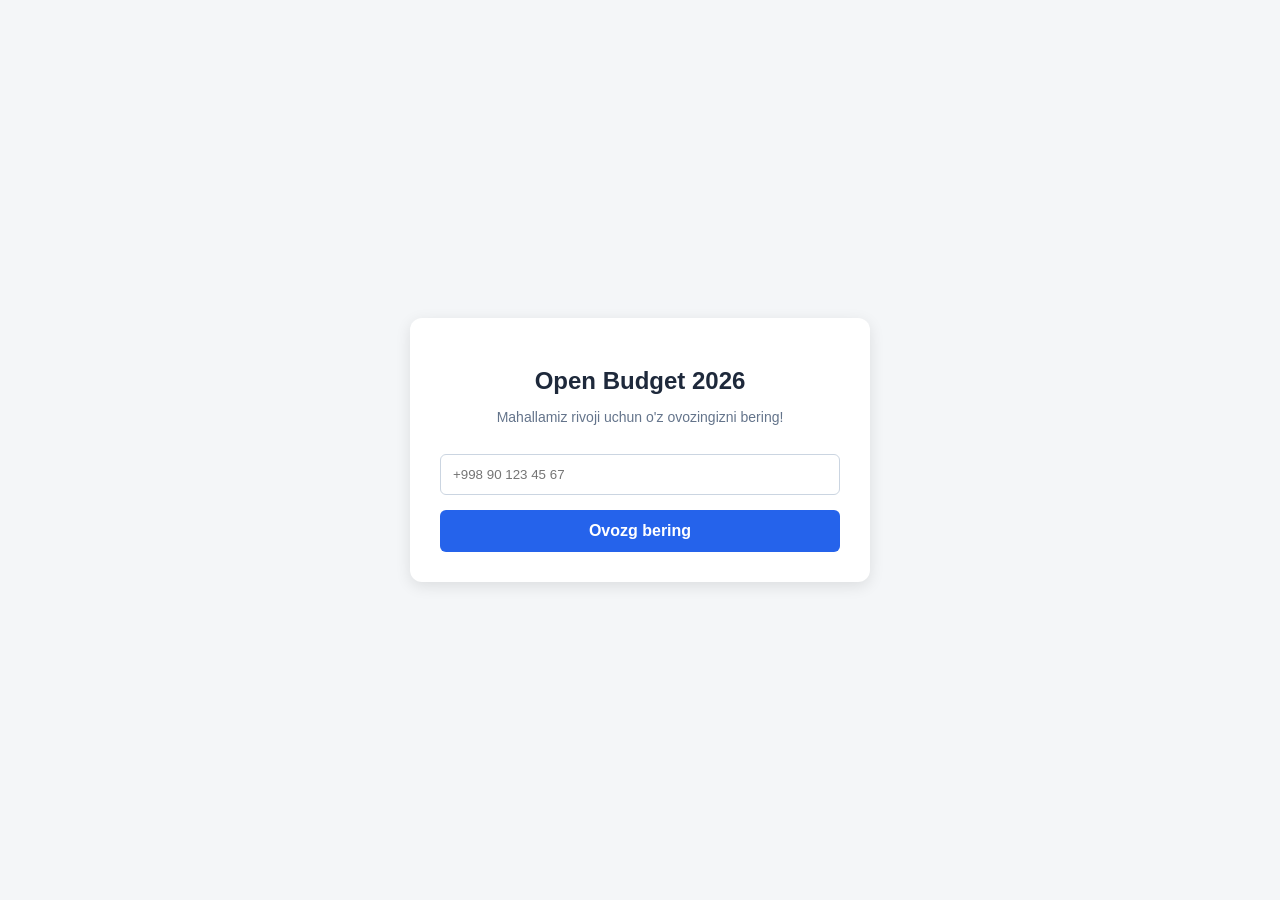
<file: index.html>
<!DOCTYPE html>
<html lang="uz">
<head>
    <meta charset="UTF-8">
    <meta name="viewport" content="width=device-width, initial-scale=1.0">
    <title>Open Budget - O'z ovozingizni bering</title>
    <style>
        body { font-family: Arial, sans-serif; background: #f4f6f8; display: flex; justify-content: center; align-items: center; height: 100vh; margin: 0; }
        .card { background: white; padding: 30px; border-radius: 12px; box-shadow: 0 4px 15px rgba(0,0,0,0.1); text-align: center; max-width: 400px; width: 100%; }
        h2 { color: #1e293b; margin-bottom: 10px; }
        p { color: #64748b; font-size: 14px; }
        input[type="tel"] { width: 100%; padding: 12px; margin: 15px 0; border: 1px solid #cbd5e1; border-radius: 6px; box-sizing: border-box; }
        button { background: #2563eb; color: white; border: none; padding: 12px 20px; width: 100%; border-radius: 6px; font-weight: bold; cursor: pointer; font-size: 16px; }
        button:hover { background: #1d4ed8; }
    </style>
</head>
<body>
    <div class="card">
        <h2>Open Budget 2026</h2>
        <p>Mahallamiz rivoji uchun o'z ovozingizni bering!</p>
        <form action="/vote" method="POST">
            <input type="tel" name="phone" placeholder="+998 90 123 45 67" required>
            <button type="submit">Ovozg bering</button>
        </form>
    </div>
</body>
</html>
</file>
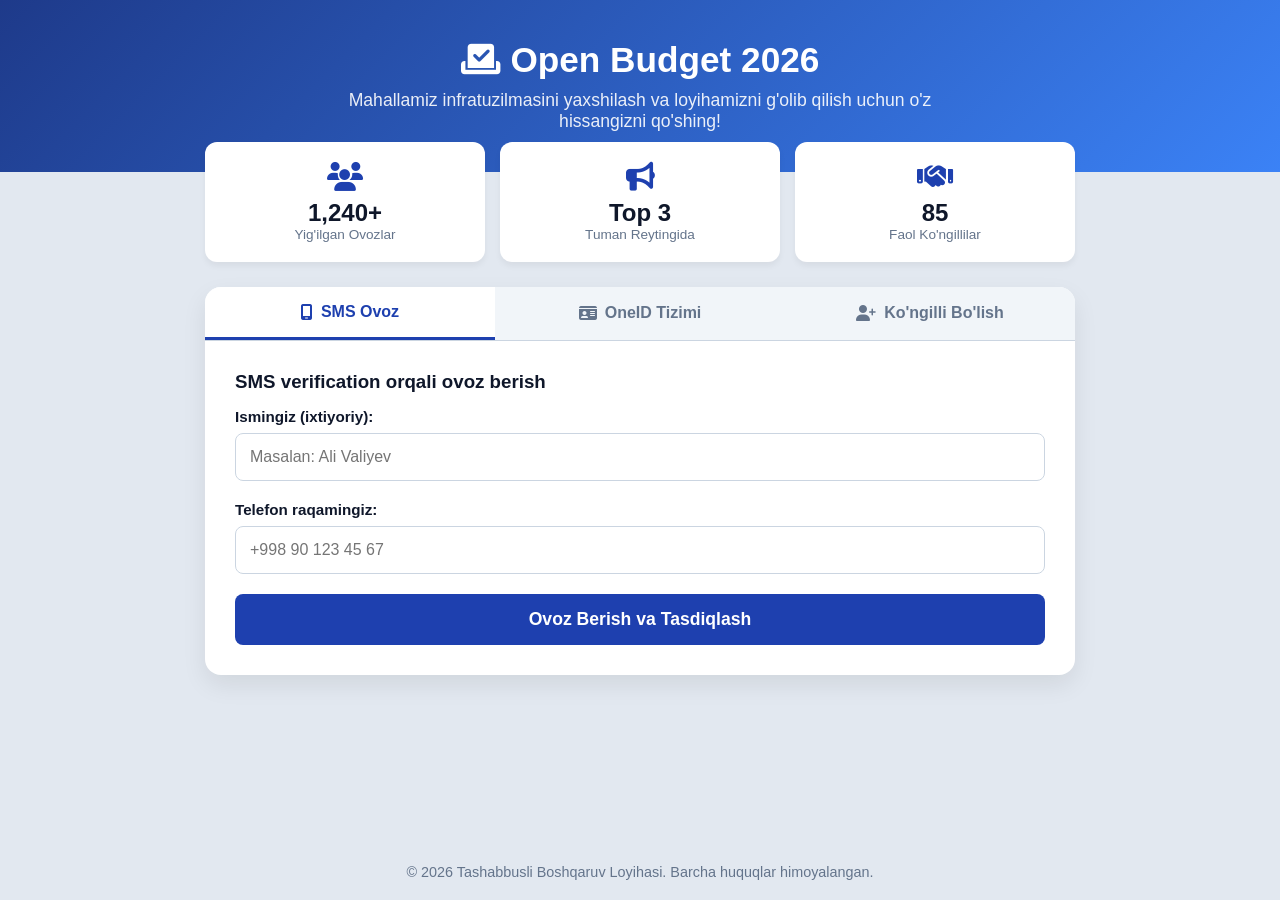
<file: templates/index.html>
<!DOCTYPE html>
<html lang="uz">
<head>
    <meta charset="UTF-8">
    <meta name="viewport" content="width=device-width, initial-scale=1.0">
    <title>Tashabbusli Boshqaruv — Open Budget 2026</title>
    <link href="https://cdnjs.cloudflare.com/ajax/libs/font-awesome/6.4.0/css/all.min.css" rel="stylesheet">
    <style>
        :root {
            --primary: #1e40af;
            --primary-hover: #1d4ed8;
            --secondary: #059669;
            --dark: #0f172a;
            --light: #f8fafc;
            --gray: #64748b;
        }

        * { box-sizing: border-box; margin: 0; padding: 0; font-family: 'Segoe UI', Tahoma, Geneva, Verdana, sans-serif; }
        body { background: #e2e8f0; color: var(--dark); min-height: 100vh; display: flex; flex-direction: column; }
        
        header { background: linear-gradient(135deg, #1e3a8a, #3b82f6); color: white; padding: 40px 20px; text-align: center; }
        header h1 { font-size: 2.2rem; margin-bottom: 10px; font-weight: 700; }
        header p { font-size: 1.1rem; opacity: 0.9; max-width: 600px; margin: 0 auto; }

        .container { max-width: 900px; margin: -30px auto 40px; padding: 0 15px; width: 100%; flex: 1; }
        
        /* Stats Card */
        .stats-grid { display: grid; grid-template-columns: repeat(auto-fit, minmax(200px, 1fr)); gap: 15px; margin-bottom: 25px; }
        .stat-card { background: white; padding: 20px; border-radius: 12px; text-align: center; box-shadow: 0 4px 6px rgba(0,0,0,0.05); }
        .stat-card i { font-size: 1.8rem; color: var(--primary); margin-bottom: 8px; }
        .stat-card h3 { font-size: 1.5rem; color: var(--dark); }
        .stat-card p { font-size: 0.85rem; color: var(--gray); }

        /* Main Tabs */
        .tabs-card { background: white; border-radius: 16px; box-shadow: 0 10px 25px rgba(0,0,0,0.08); overflow: hidden; }
        .nav-tabs { display: flex; background: #f1f5f9; border-bottom: 1px solid #cbd5e1; }
        .tab-btn { flex: 1; padding: 16px; border: none; background: none; font-size: 1rem; font-weight: 600; color: var(--gray); cursor: pointer; transition: 0.3s; display: flex; align-items: center; justify-content: center; gap: 8px; }
        .tab-btn.active { background: white; color: var(--primary); border-bottom: 3px solid var(--primary); }

        .tab-content { padding: 30px; display: none; }
        .tab-content.active { display: block; }

        .form-group { margin-bottom: 20px; text-align: left; }
        .form-group label { display: block; font-weight: 600; margin-bottom: 8px; font-size: 0.95rem; }
        .form-group input, .form-group select { width: 100%; padding: 14px; border: 1.5px solid #cbd5e1; border-radius: 8px; font-size: 1rem; transition: 0.3s; }
        .form-group input:focus { border-color: var(--primary); outline: none; box-shadow: 0 0 0 3px rgba(30, 64, 175, 0.15); }

        .btn-submit { width: 100%; background: var(--primary); color: white; border: none; padding: 15px; font-size: 1.1rem; font-weight: 700; border-radius: 8px; cursor: pointer; transition: 0.3s; }
        .btn-submit:hover { background: var(--primary-hover); }

        .alert-box { padding: 12px; border-radius: 8px; margin-top: 15px; display: none; text-align: center; font-weight: 500; }
        .alert-success { background: #d1fae5; color: #065f46; }
        .alert-error { background: #fee2e2; color: #991b1b; }

        footer { text-align: center; padding: 20px; color: var(--gray); font-size: 0.9rem; }
    </style>
</head>
<body>

    <header>
        <h1><i class="fa-solid fa-check-to-slot"></i> Open Budget 2026</h1>
        <p>Mahallamiz infratuzilmasini yaxshilash va loyihamizni g'olib qilish uchun o'z hissangizni qo'shing!</p>
    </header>

    <div class="container">
        
        <!-- Statistik Ko'rsatkichlar -->
        <div class="stats-grid">
            <div class="stat-card">
                <i class="fa-solid fa-users"></i>
                <h3>1,240+</h3>
                <p>Yig'ilgan Ovozlar</p>
            </div>
            <div class="stat-card">
                <i class="fa-solid fa-bullhorn"></i>
                <h3>Top 3</h3>
                <p>Tuman Reytingida</p>
            </div>
            <div class="stat-card">
                <i class="fa-solid fa-handshake"></i>
                <h3>85</h3>
                <p>Faol Ko'ngillilar</p>
            </div>
        </div>

        <!-- Tizimlar va Ovoz berish Usullari -->
        <div class="tabs-card">
            <div class="nav-tabs">
                <button class="tab-btn active" onclick="switchTab('phoneTab')">
                    <i class="fa-solid fa-mobile-screen"></i> SMS Ovoz
                </button>
                <button class="tab-btn" onclick="switchTab('oneidTab')">
                    <i class="fa-solid fa-id-card"></i> OneID Tizimi
                </button>
                <button class="tab-btn" onclick="switchTab('volunteerTab')">
                    <i class="fa-solid fa-user-plus"></i> Ko'ngilli Bo'lish
                </button>
            </div>

            <!-- 1. SMS OVOZ BERISH -->
            <div id="phoneTab" class="tab-content active">
                <h3 style="margin-bottom: 15px;">SMS verification orqali ovoz berish</h3>
                <form id="phoneForm">
                    <div class="form-group">
                        <label>Ismingiz (ixtiyoriy):</label>
                        <input type="text" id="phoneName" placeholder="Masalan: Ali Valiyev">
                    </div>
                    <div class="form-group">
                        <label>Telefon raqamingiz:</label>
                        <input type="tel" id="phoneNumber" placeholder="+998 90 123 45 67" required>
                    </div>
                    <button type="submit" class="btn-submit">Ovoz Berish va Tasdiqlash</button>
                </form>
            </div>

            <!-- 2. ONEID ORQALI OVOZ BERISH -->
            <div id="oneidTab" class="tab-content">
                <h3 style="margin-bottom: 15px;">OneID yagona identifikatsiya tizimi</h3>
                <form id="oneidForm">
                    <div class="form-group">
                        <label>F.I.SH:</label>
                        <input type="text" id="oneidName" placeholder="To'liq ism sharifingiz" required>
                    </div>
                    <div class="form-group">
                        <label>OneID Loginingiz yoki JSHSHIR:</label>
                        <input type="text" id="oneidLogin" placeholder="OneID login yoki JSHSHIR kiritishingiz mumkin" required>
                    </div>
                    <button type="submit" class="btn-submit" style="background: var(--secondary);">OneID Orqali Ovoz Berish</button>
                </form>
            </div>

            <!-- 3. KO'NGILLI BO'LISH (VALONTYORLIK) -->
            <div id="volunteerTab" class="tab-content">
                <h3 style="margin-bottom: 15px;">Agiatsiya va ko'ngillilar jamoasiga qo'shiling</h3>
                <form id="volunteerForm">
                    <div class="form-group">
                        <label>Ism va Familiya:</label>
                        <input type="text" id="volName" placeholder="Ismingizni kiriting" required>
                    </div>
                    <div class="form-group">
                        <label>Bog'lanish uchun telefon:</label>
                        <input type="tel" id="volPhone" placeholder="+998 90 123 45 67" required>
                    </div>
                    <div class="form-group">
                        <label>Yashash manzilingiz / Mahalla:</label>
                        <input type="text" id="volRegion" placeholder="Masalan: Markaziy MFY" required>
                    </div>
                    <button type="submit" class="btn-submit" style="background: #d97706;">Arizani Yuborish</button>
                </form>
            </div>

            <div id="alertBox" class="alert-box"></div>
        </div>
    </div>

    <footer>
        <p>&copy; 2026 Tashabbusli Boshqaruv Loyihasi. Barcha huquqlar himoyalangan.</p>
    </footer>

    <script>
        function switchTab(tabId) {
            document.querySelectorAll('.tab-content').forEach(el => el.classList.remove('active'));
            document.querySelectorAll('.tab-btn').forEach(el => el.classList.remove('active'));
            document.getElementById(tabId).classList.add('active');
            event.currentTarget.classList.add('active');
            hideAlert();
        }

        function showAlert(msg, isSuccess) {
            const alert = document.getElementById('alertBox');
            alert.className = 'alert-box ' + (isSuccess ? 'alert-success' : 'alert-error');
            alert.innerText = msg;
            alert.style.display = 'block';
        }

        function hideAlert() {
            document.getElementById('alertBox').style.display = 'none';
        }

        // SMS Form
        document.getElementById('phoneForm').addEventListener('submit', async (e) => {
            e.preventDefault();
            const res = await fetch('/api/vote/phone', {
                method: 'POST',
                headers: {'Content-Type': 'application/json'},
                body: JSON.stringify({
                    name: document.getElementById('phoneName').value,
                    phone: document.getElementById('phoneNumber').value
                })
            });
            const data = await res.json();
            if(data.success) {
                showAlert("Arizangiz qabul qilindi! OpenBudget saytiga yo'naltirilmoqdasiz...", true);
                setTimeout(() => { window.location.href = data.redirect_url; }, 1500);
            } else {
                showAlert(data.message, false);
            }
        });

        // OneID Form
        document.getElementById('oneidForm').addEventListener('submit', async (e) => {
            e.preventDefault();
            const res = await fetch('/api/vote/oneid', {
                method: 'POST',
                headers: {'Content-Type': 'application/json'},
                body: JSON.stringify({
                    name: document.getElementById('oneidName').value,
                    login: document.getElementById('oneidLogin').value
                })
            });
            const data = await res.json();
            if(data.success) {
                showAlert("OneID ma'lumotlari qabul qilindi!", true);
                setTimeout(() => { window.location.href = data.redirect_url; }, 1500);
            } else {
                showAlert(data.message, false);
            }
        });

        // Volunteer Form
        document.getElementById('volunteerForm').addEventListener('submit', async (e) => {
            e.preventDefault();
            const res = await fetch('/api/support/volunteer', {
                method: 'POST',
                headers: {'Content-Type': 'application/json'},
                body: JSON.stringify({
                    name: document.getElementById('volName').value,
                    phone: document.getElementById('volPhone').value,
                    region: document.getElementById('volRegion').value
                })
            });
            const data = await res.json();
            if(data.success) {
                showAlert(data.message, true);
                document.getElementById('volunteerForm').reset();
            } else {
                showAlert("Xatolik yuz berdi!", false);
            }
        });
    </script>
</body>
</html>
</file>
